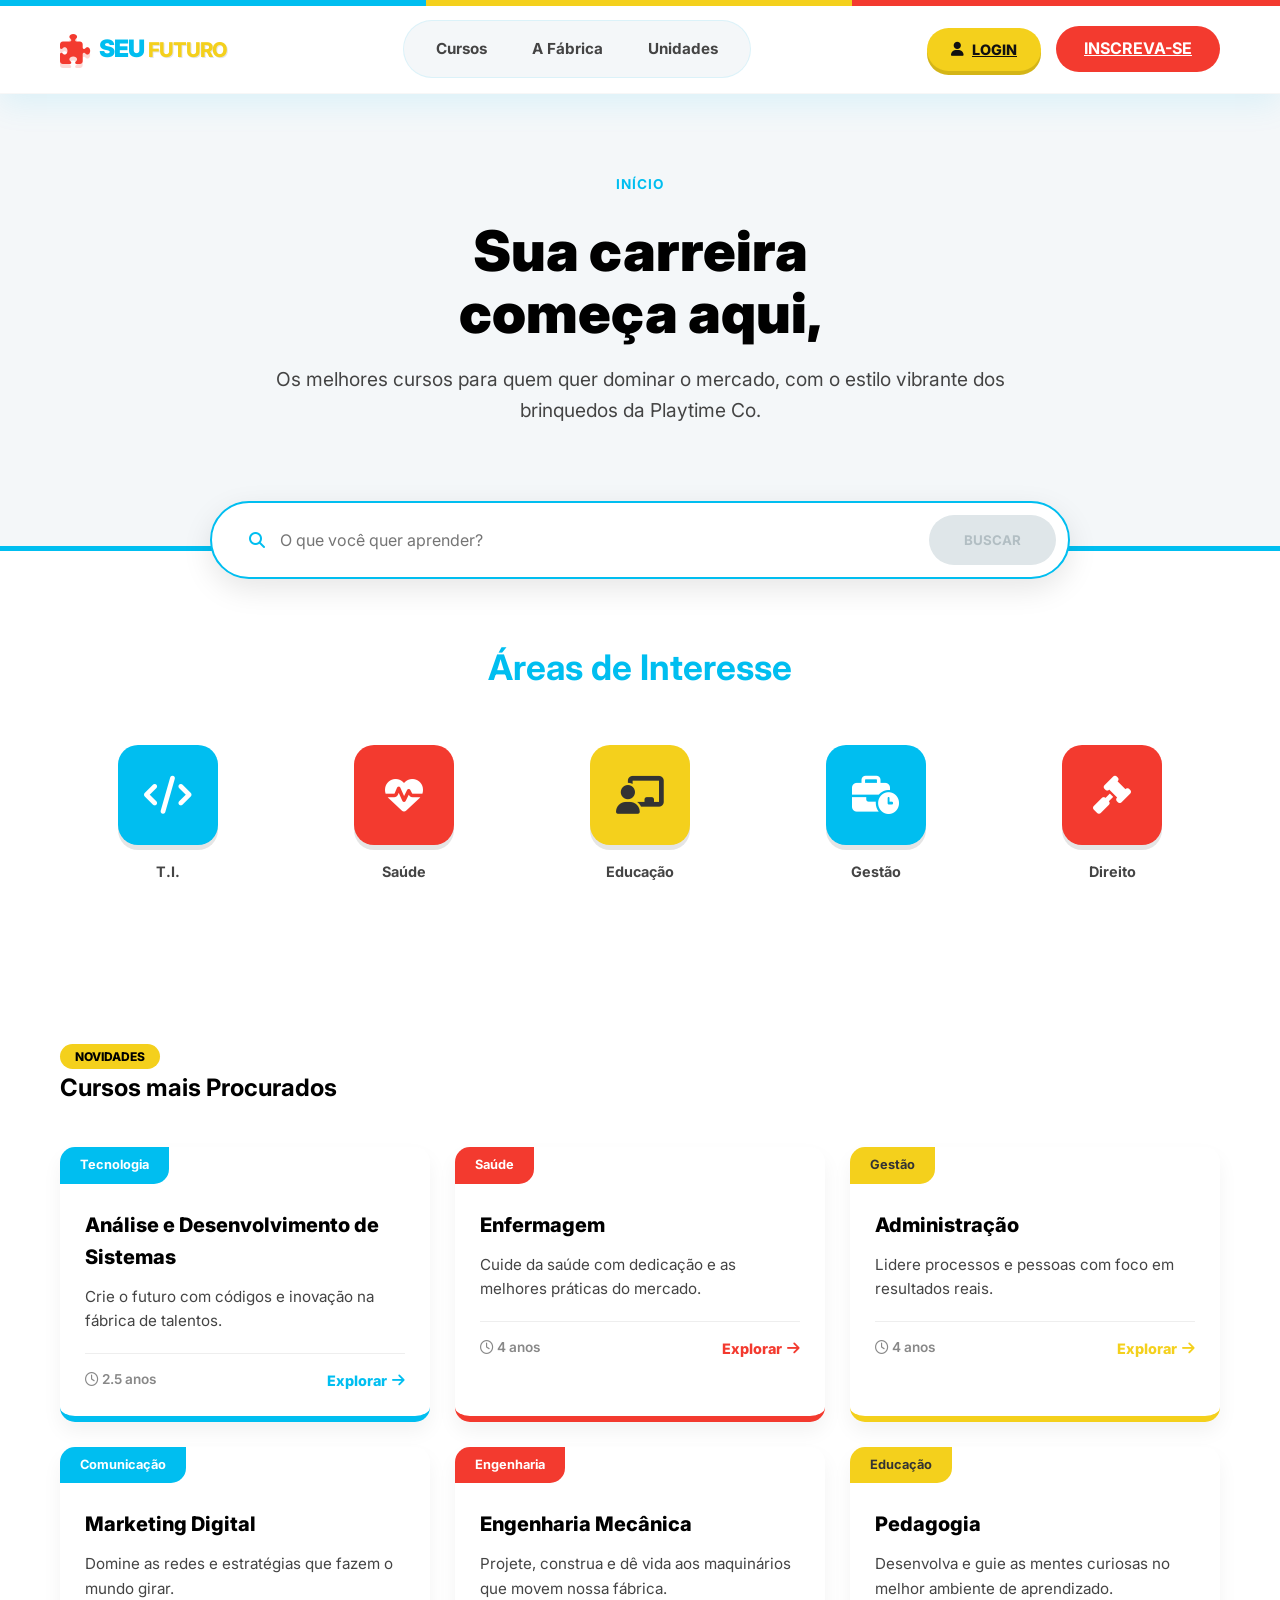
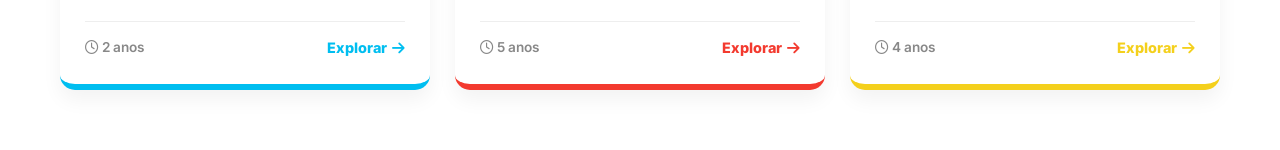
<file: index.html>
<!DOCTYPE html>
<html lang="pt-BR">
<head>
    <meta charset="UTF-8">
    <meta name="viewport" content="width=device-width, initial-scale=1.0">
    <title>Estácio | Modo Claro Playtime</title>
    <link rel="stylesheet" href="CSS/style.css">
    <link href="https://fonts.googleapis.com/css2?family=Inter:wght@400;700;900&display=swap" rel="stylesheet">
    <link rel="stylesheet" href="https://cdnjs.cloudflare.com/ajax/libs/font-awesome/6.4.0/css/all.min.css">
</head>
<body>
    <div id="page-loader" class="page-loader">
        <div class="loader-content">
            <i class="fa-solid fa-puzzle-piece loader-icon"></i>
            <h2>ESTÁCIO <span class="highlight">PLAYTIME</span></h2>
            <p>Preparando seu crachá...</p>
            <div class="loading-bar">
                <div class="progress"></div>
            </div>
        </div>
    </div>
   <header>
    <div class="header-container">
        <div class="logo">
            <i class="fa-solid fa-puzzle-piece"></i>
            <span>SEU <span class="highlight">FUTURO</span></span>
        </div>
        
        <nav class="nav-desktop">
            <ul>
                <li><a href="#">Cursos</a></li>
                <li><a href="#">A Fábrica</a></li>
                <li><a href="#">Unidades</a></li>
            </ul>
        </nav>

        <div class="header-right">
            <a href="./html/login.html" class="btn-login desktop-only"><i class="fa-solid fa-user"></i> LOGIN</a>
            <a href="./html/inscricao.html" class="btn-inscreva desktop-only">INSCREVA-SE</a>
            <button class="menu-toggle" id="menuToggle">
                <i class="fa-solid fa-bars"></i>
            </button>
        </div>
    </div>

   <div class="mobile-menu" id="mobileMenu">
        <div class="mobile-menu-header">
            <i class="fa-solid fa-xmark close-menu" id="closeMenu"></i>
        </div>
        
        <div class="mobile-botoes-topo">
            <a href="./html/login.html" class="btn-login w-100" style="text-decoration: none; display: flex;"><i class="fa-solid fa-user"></i> LOGIN PORTAL</a>
        </div>

        <ul>
            <li><a href="#"><i class="fa-solid fa-graduation-cap"></i> Cursos</a></li>
            <li><a href="#"><i class="fa-solid fa-industry"></i> A Fábrica</a></li>
            <li><a href="#"><i class="fa-solid fa-location-dot"></i> Unidades</a></li>
            <li><a href="#"><i class="fa-solid fa-headset"></i> Suporte</a></li>
        </ul>
        
        <a href="./html/inscricao.html" class="btn-inscreva w-100" style="text-decoration: none; display: flex;">INSCREVA-SE AGORA</a>
    </div>
</header>

    <section class="hero">
        <div class="hero-content">
            <div class="breadcrumb">INÍCIO</div>
            <h1>Sua carreira  <br>começa aqui,</h1>
            <p>Os melhores cursos para quem quer dominar o mercado, com o estilo vibrante dos brinquedos da Playtime Co.</p>
        </div>
    </section>

    <div class="search-section">
        <div class="search-container">
            <div class="input-group">
                <i class="fa-solid fa-magnifying-glass"></i>
                <input type="text" id="searchInput" placeholder="O que você quer aprender?">
            </div>
            <button id="searchBtn" class="btn-search" disabled>BUSCAR</button>
        </div>
    </div>

    <section class="areas-interesse">
        <h2>Áreas de Interesse</h2>
        
        <div class="grid-areas">
            <div class="area-item">
                <div class="icon-block azul-principal"><i class="fa-solid fa-code"></i></div>
                <span>T.I.</span>
            </div>
            <div class="area-item">
                <div class="icon-block vermelho-principal"><i class="fa-solid fa-heart-pulse"></i></div>
                <span>Saúde</span>
            </div>
            <div class="area-item">
                <div class="icon-block amarelo-principal"><i class="fa-solid fa-chalkboard-user"></i></div>
                <span>Educação</span>
            </div>
            <div class="area-item">
                <div class="icon-block azul-principal"><i class="fa-solid fa-business-time"></i></div>
                <span>Gestão</span>
            </div>
            <div class="area-item">
                <div class="icon-block vermelho-principal"><i class="fa-solid fa-gavel"></i></div>
                <span>Direito</span>
            </div>
        </div>
    </section>

      <section class="cursos-destaque">
        <div class="container">
            <div class="section-header">
                <span class="badge">Novidades</span>
                <h2>Cursos mais Procurados</h2>
            </div>

            <div class="grid-cursos">
                <div class="curso-card border-azul">
                    <div class="curso-tag bg-azul">Tecnologia</div>
                    <div class="curso-info">
                        <h3>Análise e Desenvolvimento de Sistemas</h3>
                        <p>Crie o futuro com códigos e inovação na fábrica de talentos.</p>
                        <div class="curso-footer">
                            <span class="duracao"><i class="fa-regular fa-clock"></i> 2.5 anos</span>
                            <button class="btn-ver-mais text-azul">Explorar <i class="fa-solid fa-arrow-right"></i></button>
                        </div>
                    </div>
                </div>

                <div class="curso-card border-vermelho">
                    <div class="curso-tag bg-vermelho">Saúde</div>
                    <div class="curso-info">
                        <h3>Enfermagem</h3>
                        <p>Cuide da saúde com dedicação e as melhores práticas do mercado.</p>
                        <div class="curso-footer">
                            <span class="duracao"><i class="fa-regular fa-clock"></i> 4 anos</span>
                            <button class="btn-ver-mais text-vermelho">Explorar <i class="fa-solid fa-arrow-right"></i></button>
                        </div>
                    </div>
                </div>

                <div class="curso-card border-amarelo">
                    <div class="curso-tag bg-amarelo">Gestão</div>
                    <div class="curso-info">
                        <h3>Administração</h3>
                        <p>Lidere processos e pessoas com foco em resultados reais.</p>
                        <div class="curso-footer">
                            <span class="duracao"><i class="fa-regular fa-clock"></i> 4 anos</span>
                            <button class="btn-ver-mais text-amarelo">Explorar <i class="fa-solid fa-arrow-right"></i></button>
                        </div>
                    </div>
                </div>

                <div class="curso-card border-azul">
                    <div class="curso-tag bg-azul">Comunicação</div>
                    <div class="curso-info">
                        <h3>Marketing Digital</h3>
                        <p>Domine as redes e estratégias que fazem o mundo girar.</p>
                        <div class="curso-footer">
                            <span class="duracao"><i class="fa-regular fa-clock"></i> 2 anos</span>
                            <button class="btn-ver-mais text-azul">Explorar <i class="fa-solid fa-arrow-right"></i></button>
                        </div>
                    </div>
                </div>

                <div class="curso-card border-vermelho">
                    <div class="curso-tag bg-vermelho">Engenharia</div>
                    <div class="curso-info">
                        <h3>Engenharia Mecânica</h3>
                        <p>Projete, construa e dê vida aos maquinários que movem nossa fábrica.</p>
                        <div class="curso-footer">
                            <span class="duracao"><i class="fa-regular fa-clock"></i> 5 anos</span>
                            <button class="btn-ver-mais text-vermelho">Explorar <i class="fa-solid fa-arrow-right"></i></button>
                        </div>
                    </div>
                </div>

                <div class="curso-card border-amarelo">
                    <div class="curso-tag bg-amarelo">Educação</div>
                    <div class="curso-info">
                        <h3>Pedagogia</h3>
                        <p>Desenvolva e guie as mentes curiosas no melhor ambiente de aprendizado.</p>
                        <div class="curso-footer">
                            <span class="duracao"><i class="fa-regular fa-clock"></i> 4 anos</span>
                            <button class="btn-ver-mais text-amarelo">Explorar <i class="fa-solid fa-arrow-right"></i></button>
                        </div>
                    </div>
                </div>
            </div>
        </div>
    </section>

    <script src="./JS/index.js.js"></script>
    <script src="./JS/loader.js"></script>
</body>

</html>
</file>
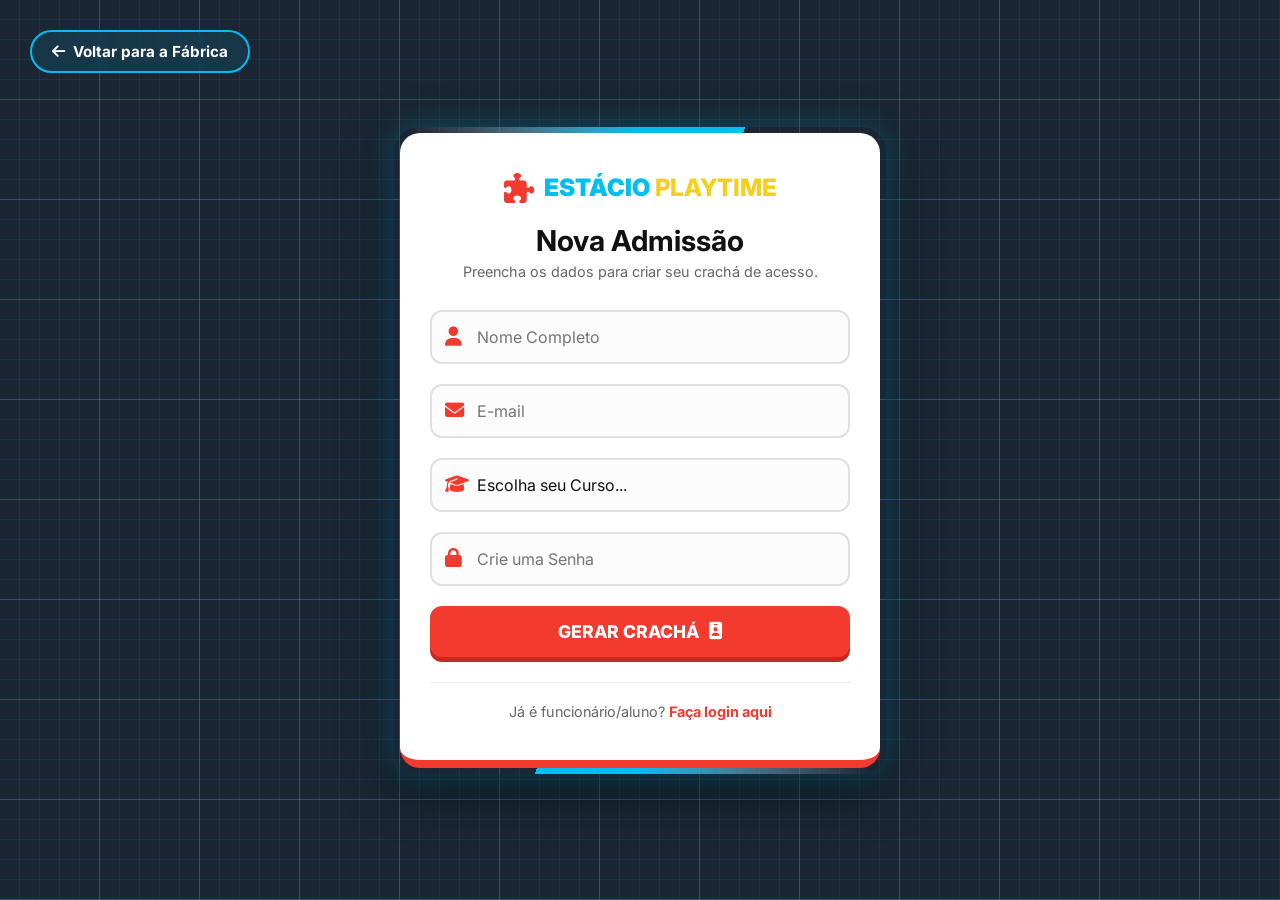
<file: html/inscricao.html>
<!DOCTYPE html>
<html lang="pt-BR">
<head>
    <meta charset="UTF-8">
    <meta name="viewport" content="width=device-width, initial-scale=1.0">
    <title>Inscrição | Estácio Playtime</title>
    <link rel="stylesheet" href="/CSS/inscricao.css">
    <link href="https://fonts.googleapis.com/css2?family=Inter:wght@400;700;900&display=swap" rel="stylesheet">
    <link rel="stylesheet" href="https://cdnjs.cloudflare.com/ajax/libs/font-awesome/6.4.0/css/all.min.css">
</head>
<body>

    <div id="page-loader" class="page-loader">
        <div class="loader-content">
            <i class="fa-solid fa-puzzle-piece loader-icon"></i>
            <h2>ESTÁCIO <span class="highlight">PLAYTIME</span></h2>
            <p>Preparando seu crachá...</p>
            <div class="loading-bar">
                <div class="progress"></div>
            </div>
        </div>
    </div>

    <a href="/index.html" class="btn-voltar">
        <i class="fa-solid fa-arrow-left"></i> Voltar para a Fábrica
    </a>

    <div class="login-container">
        
        <div class="box animation-entry">
            
            <div class="login-card">
                
                <div class="logo">
                    <i class="fa-solid fa-puzzle-piece"></i>
                    <span>ESTÁCIO <span class="highlight">PLAYTIME</span></span>
                </div>

                <h2>Nova Admissão</h2>
                <p>Preencha os dados para criar seu crachá de acesso.</p>

                <form action="#">
                    <div class="input-container">
                        <i class="fa-solid fa-user"></i>
                        <input type="text" placeholder="Nome Completo" required>
                    </div>

                    <div class="input-container">
                        <i class="fa-solid fa-envelope"></i>
                        <input type="email" placeholder="E-mail" required>
                    </div>

                    <div class="input-container">
                        <i class="fa-solid fa-graduation-cap"></i>
                        <select id="curso-select" required>
                            <option value="" disabled selected>Carregando catálogo da fábrica...</option>
                        </select>
                    </div>

                    <div class="input-container">
                        <i class="fa-solid fa-lock"></i>
                        <input type="password" placeholder="Crie uma Senha" required>
                    </div>

                    <button type="submit" class="btn-inscrever">GERAR CRACHÁ <i class="fa-solid fa-id-badge"></i></button>
                </form>

                <div class="login-footer">
                    Já é funcionário/aluno? <a href="login.html">Faça login aqui</a>
                </div>

            </div> </div> </div>

    <script>
    document.addEventListener('DOMContentLoaded', () => {
        const cursoSelect = document.getElementById('curso-select');

        async function carregarCursosDoBackend() {
            try {
                // SIMULADOR DE BACKEND
                const dadosDoBackend = [
                    { id_curso: "eng_brinquedos", nome: "Engenharia de Brinquedos" },
                    { id_curso: "ia", nome: "Inteligência Artificial (IA)" },
                    { id_curso: "design", nome: "Design de Personagens" },
                    { id_curso: "mecanica", nome: "Engenharia Mecânica" },
                    { id_curso: "pedagogia", nome: "Pedagogia" },
                    { id_curso: "robotica", nome: "Robótica Avançada (NOVO!)" }
                ];

                setTimeout(() => {
                    cursoSelect.innerHTML = '<option value="" disabled selected>Escolha seu Curso...</option>';
                    dadosDoBackend.forEach(curso => {
                        const option = document.createElement('option');
                        option.value = curso.id_curso;
                        option.textContent = curso.nome;
                        cursoSelect.appendChild(option);
                    });
                }, 500);

            } catch (erro) {
                console.error('Falha de comunicação com o servidor da fábrica:', erro);
                cursoSelect.innerHTML = '<option value="" disabled selected>Erro ao carregar os cursos.</option>';
            }
        }
        carregarCursosDoBackend();
    });
    </script>

    <script src="/JS/loader.js"></script>
</body>
</html>
</file>
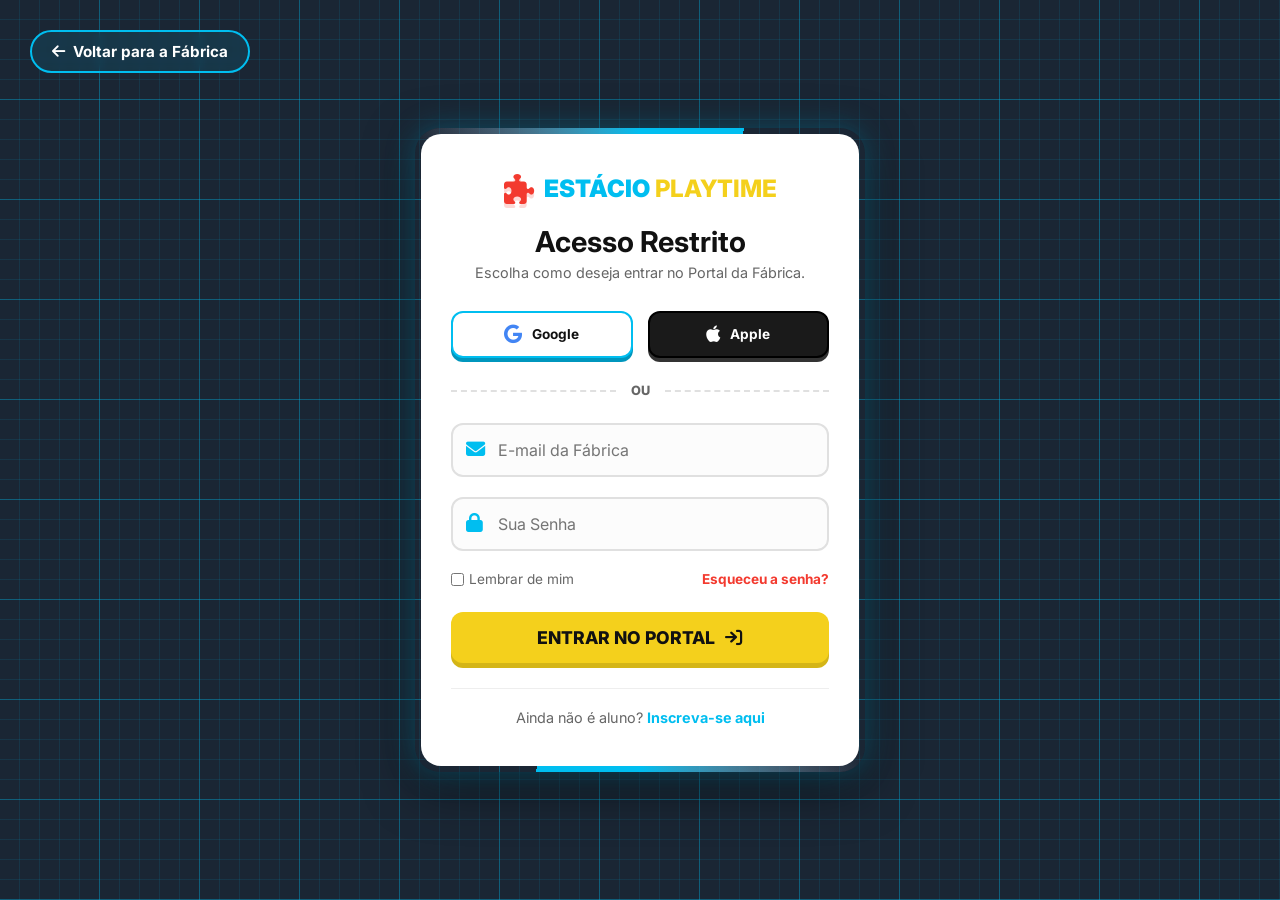
<file: html/login.html>
<!DOCTYPE html>
<html lang="pt-BR">
<head>
    <meta charset="UTF-8">
    <meta name="viewport" content="width=device-width, initial-scale=1.0">
    <title>Acesso à Fábrica | Estácio Playtime</title>
    <link rel="stylesheet" href="/CSS/login.css">
    <link href="https://fonts.googleapis.com/css2?family=Inter:wght@400;700;900&display=swap" rel="stylesheet">
    <link rel="stylesheet" href="https://cdnjs.cloudflare.com/ajax/libs/font-awesome/6.4.0/css/all.min.css">
</head>
<body>
    
    <div id="page-loader" class="page-loader">
        <div class="loader-content">
            <i class="fa-solid fa-puzzle-piece loader-icon"></i>
            <h2>ESTÁCIO <span class="highlight">PLAYTIME</span></h2>
            <p>Ligando as esteiras da fábrica...</p>
            <div class="loading-bar">
                <div class="progress"></div>
            </div>
        </div>
    </div>

    <a href="./index.html" class="btn-voltar">
        <i class="fa-solid fa-arrow-left"></i> Voltar para a Fábrica
    </a>

    <div class="login-container">
        
        <div class="box animation-entry"> 
            
            <div class="login-card">
                
                <div class="logo">
                    <i class="fa-solid fa-puzzle-piece"></i>
                    <span>ESTÁCIO <span class="highlight">PLAYTIME</span></span>
                </div>
                
                <h2>Acesso Restrito</h2>
                <p>Escolha como deseja entrar no Portal da Fábrica.</p>

                <div class="social-login">
                    <button class="btn-social btn-google">
                        <i class="fa-brands fa-google"></i> Google
                    </button>
                    <button class="btn-social btn-apple">
                        <i class="fa-brands fa-apple"></i> Apple
                    </button>
                </div>

                <div class="separador">
                    <span>OU</span>
                </div>

                <form action="#">
                    <div class="input-container">
                        <i class="fa-solid fa-envelope"></i>
                        <input type="email" placeholder="E-mail da Fábrica" required>
                    </div>

                    <div class="input-container">
                        <i class="fa-solid fa-lock"></i>
                        <input type="password" placeholder="Sua Senha" required>
                    </div>

                    <div class="opcoes-login">
                        <label class="lembrar">
                            <input type="checkbox"> Lembrar de mim
                        </label>
                        <a href="#" class="esqueci-senha">Esqueceu a senha?</a>
                    </div>

                    <button type="submit" class="btn-entrar">
                        ENTRAR NO PORTAL <i class="fa-solid fa-arrow-right-to-bracket"></i>
                    </button>
                </form>

                <div class="login-footer">
                    Ainda não é aluno? <a href="/html/inscricao.html">Inscreva-se aqui</a>
                </div>

            </div> </div> </div> <script src="/JS/loader.js"></script>
</body>

</html>
</file>
<file: CSS/style.css>
:root {
    /* Paleta extraída da imagem */
    --vermelho-principal: #f33a2f; /* Vermelho vibrante */
    --azul-principal: #00bef0;     /* Azul vivo */
    --amarelo-principal: #f4d01c;  /* Amarelo brilhante */
    
    /* Variáveis de Texto e Fundo - Modo Claro */
    --branco: #ffffff;
    --preto: #000000;
    --texto-principal: #000000;
    --texto-secundario: #444444;
    --cinza-claro: #f4f7f9;
}

* {
    margin: 0;
    padding: 0;
    box-sizing: border-box;
    font-family: 'Inter', sans-serif;
}

body {
    background-color: var(--branco);
    color: var(--texto-principal);
    line-height: 1.6;
}

/* --- Header Moderno Playtime --- */
header {
    background: var(--branco);
    position: sticky;
    top: 0;
    z-index: 1000;
    padding: 15px 0;
    /* Removemos a borda simples e colocamos uma sombra flutuante azulada */
    border-bottom: 1px solid rgba(0, 0, 0, 0.03);
    box-shadow: 0 10px 30px rgba(0, 190, 240, 0.1); 
    transition: all 0.3s ease;
}

/* A Mágica: Linha colorida no topo da tela (Azul, Amarelo e Vermelho) */
header::before {
    content: '';
    position: absolute;
    top: 0;
    left: 0;
    width: 100%;
    height: 6px;
    background: linear-gradient(90deg, 
        var(--azul-principal) 0%, var(--azul-principal) 33.3%, 
        var(--amarelo-principal) 33.3%, var(--amarelo-principal) 66.6%, 
        var(--vermelho-principal) 66.6%, var(--vermelho-principal) 100%);
}

.header-container {
    max-width: 1200px;
    margin: 0 auto;
    padding: 0 20px;
    display: flex;
    justify-content: space-between;
    align-items: center;
    margin-top: 5px; /* Compensa o espaço da linha colorida */
}

/* Animação na Logo */
.logo {
    display: flex;
    align-items: center;
    gap: 10px;
    color: var(--azul-principal);
    font-size: 24px;
    font-weight: 900;
    letter-spacing: -1px;
    transition: transform 0.3s;
    cursor: pointer;
}

.logo:hover {
    transform: scale(1.05) rotate(-2deg); /* Dá uma balançada de brinquedo */
}

.logo i {
    color: var(--vermelho-principal);
    font-size: 30px;
    filter: drop-shadow(0 4px 0 rgba(243, 58, 47, 0.2)); /* Sombra no ícone */
}

.logo .highlight {
    color: var(--amarelo-principal);
    font-weight: 800;
    font-size: 0.85em;
    text-shadow: 1px 1px 0px rgba(0,0,0,0.1);
}



/* --- Estilo do Menu (Formato de Pílula) --- */
nav ul {
    display: flex;
    list-style: none;
    gap: 5px;
    background-color: var(--cinza-claro); /* Fundo juntando os links */
    padding: 6px 12px;
    border-radius: 50px;
    border: 1px solid rgba(0, 190, 240, 0.1);
}

nav a {
    text-decoration: none;
    color: var(--texto-secundario);
    font-weight: 700;
    font-size: 0.95rem;
    padding: 10px 20px;
    border-radius: 50px;
    transition: all 0.4s cubic-bezier(0.175, 0.885, 0.32, 1.275);
    display: inline-block;
}

nav a:hover { 
    background-color: var(--azul-principal);
    color: var(--branco);
    transform: translateY(-3px);
    box-shadow: 0 6px 15px rgba(0, 190, 240, 0.3);
}

/* --- Ajuste nos botões para alinhamento perfeito --- */
.header-right {
    display: flex;
    align-items: center;
    gap: 15px;
}

.btn-inscreva {
    background: var(--vermelho-principal); /* Botão principal vermelho */
    color: white;
    border: none;
    padding: 10px 28px;
    border-radius: 50px;
    font-weight: 700;
    cursor: pointer;
    transition: transform 0.2s, box-shadow 0.2s;
}

.btn-inscreva:hover {
    transform: translateY(-2px);
    box-shadow: 0 5px 15px rgba(243, 58, 47, 0.4);
}

/* --- Hero --- */
.hero {
    background-color: var(--cinza-claro);
    color: var(--texto-principal);
    padding: 80px 20px 120px;
    text-align: center;
    border-bottom: 5px solid var(--azul-principal); /* Barra azul no rodapé do Hero */
}

.hero-content { max-width: 800px; margin: 0 auto; }

.breadcrumb {
    font-size: 0.85rem;
    margin-bottom: 25px;
    text-transform: uppercase;
    letter-spacing: 1px;
    color: var(--azul-principal); /* Breadcrumb azul */
    font-weight: 700;
}

.hero h1 {
    font-size: 3.5rem;
    font-weight: 900;
    margin-bottom: 20px;
    line-height: 1.1;
    color: var(--preto);
}

.hero p {
    font-size: 1.2rem;
    color: var(--texto-secundario);
}

/* --- Search --- */
.search-section {
    max-width: 900px;
    margin: -50px auto 60px;
    padding: 0 20px;
}

.search-container {
    background: white;
    padding: 12px;
    border-radius: 100px;
    box-shadow: 0 10px 30px rgba(0, 0, 0, 0.1);
    display: flex;
    gap: 10px;
    border: 2px solid var(--azul-principal); /* Borda azul */
}

.input-group {
    flex: 1;
    display: flex;
    align-items: center;
    padding-left: 25px;
}

.input-group i { color: var(--azul-principal); }

.input-group input {
    border: none;
    padding: 15px;
    width: 100%;
    outline: none;
    font-size: 1rem;
}

.btn-search {
    background: #dfe6e9;
    color: #b2bec3;
    border: none;
    padding: 0 35px;
    border-radius: 50px;
    font-weight: 700;
    cursor: not-allowed;
    transition: all 0.3s;
}

.btn-search.active {
    background: var(--amarelo-principal); /* Botão de busca ativo amarelo */
    color: #333; /* Texto escuro para contraste */
    cursor: pointer;
}

/* --- Areas --- */
.areas-interesse {
    max-width: 1200px;
    margin: 0 auto 100px;
    padding: 0 20px;
}

.areas-interesse h2 {
    text-align: center;
    font-size: 2.2rem;
    margin-bottom: 50px;
    color: var(--azul-principal); /* Título azul */
}

.grid-areas {
    display: grid;
    grid-template-columns: repeat(auto-fit, minmax(140px, 1fr));
    gap: 30px;
    justify-content: center;
}

.area-item {
    display: flex;
    flex-direction: column;
    align-items: center;
    text-align: center;
    transition: all 0.3s;
    cursor: pointer;
}

.icon-block {
    width: 100px;
    height: 100px;
    border-radius: 20px; /* Cantos arredondados, mas ainda um bloco */
    display: flex;
    justify-content: center;
    align-items: center;
    font-size: 38px;
    color: white;
    margin-bottom: 15px;
    transition: all 0.4s cubic-bezier(0.175, 0.885, 0.32, 1.275);
    box-shadow: 0 5px 0 rgba(0,0,0,0.1); /* Efeito 3D sutil na base do bloco */
}

/* Cores específicas para cada área (Blocos de brinquedo) */
.azul-principal   { background-color: var(--azul-principal); }
.vermelho-principal { background-color: var(--vermelho-principal); }
.amarelo-principal  { background-color: var(--amarelo-principal); color: #333; }

.area-item:hover .icon-block {
    transform: translateY(-10px) rotate(5deg);
}

.area-item span {
    font-weight: 700;
    font-size: 0.9rem;
    color: var(--texto-secundario);
}

/* Responsividade */
@media (max-width: 768px) {
    .hero h1 { font-size: 2.5rem; }
    nav { display: none; }
    .search-container { border-radius: 20px; flex-direction: column; }
    .btn-search { padding: 15px; }
}

/* --- Cursos Destaque --- */
.cursos-destaque {
    padding: 60px 20px;
    max-width: 1200px;
    margin: 0 auto;
}

.container .section-header {
    margin-bottom: 40px;
}

.badge {
    background-color: var(--amarelo-principal);
    color: #000;
    padding: 5px 15px;
    border-radius: 20px;
    font-weight: 800;
    font-size: 0.75rem;
    text-transform: uppercase;
}

.grid-cursos {
    display: grid;
    grid-template-columns: repeat(auto-fit, minmax(280px, 1fr));
    gap: 25px;
}

.curso-card {
    background: white;
    border-radius: 15px;
    overflow: hidden;
    position: relative;
    box-shadow: 0 10px 20px rgba(0,0,0,0.05);
    transition: transform 0.3s ease;
    border-bottom: 6px solid transparent; /* Efeito de base do bloco */
}

.curso-card:hover {
    transform: translateY(-8px);
}

/* Bordas baseadas na imagem */
.border-azul { border-color: var(--azul-principal); }
.border-vermelho { border-color: var(--vermelho-principal); }
.border-amarelo { border-color: var(--amarelo-principal); }

.curso-tag {
    display: inline-block;
    padding: 8px 20px;
    color: white;
    font-weight: 700;
    font-size: 0.8rem;
    border-bottom-right-radius: 15px;
}

/* Cores das Tags */
.bg-azul { background-color: var(--azul-principal); }
.bg-vermelho { background-color: var(--vermelho-principal); }
.bg-amarelo { background-color: var(--amarelo-principal); color: #333; }

.curso-info {
    padding: 25px;
}

.curso-info h3 {
    font-size: 1.25rem;
    margin-bottom: 12px;
    font-weight: 800;
}

.curso-info p {
    font-size: 0.95rem;
    color: var(--texto-secundario);
    margin-bottom: 20px;
}

.curso-footer {
    display: flex;
    justify-content: space-between;
    align-items: center;
    border-top: 1px solid #eee;
    padding-top: 15px;
}

.duracao {
    font-size: 0.85rem;
    color: #888;
    font-weight: 600;
}

.btn-ver-mais {
    background: none;
    border: none;
    font-weight: 800;
    font-size: 0.9rem;
    cursor: pointer;
    display: flex;
    align-items: center;
    gap: 5px;
}

/* Cores de Texto dos Botões */
.text-azul { color: var(--azul-principal); }
.text-vermelho { color: var(--vermelho-principal); }
.text-amarelo { color: var(--amarelo-principal); }

/* --- Ajustes de Responsividade Global --- */

/* Ajuste do Header para Celular */
@media (max-width: 768px) {
    .header-container {
        flex-direction: column;
        gap: 15px;
        padding: 15px;
    }

    nav ul {
        gap: 15px;
        flex-wrap: wrap;
        justify-content: center;
    }

    nav a {
        font-size: 0.8rem;
    }

    .btn-inscreva {
        width: 100%; /* Botão ocupa a largura toda no celular */
        padding: 12px;
    }
}

/* Ajuste do Hero para Celular */
@media (max-width: 600px) {
    .hero {
        padding: 60px 20px 100px;
    }

    .hero h1 {
        font-size: 2.2rem; /* Diminui o texto para não quebrar a tela */
    }

    .hero p {
        font-size: 1rem;
    }
}

/* Ajuste da Barra de Pesquisa */
@media (max-width: 768px) {
    .search-section {
        margin-top: -60px;
    }

    .search-container {
        flex-direction: column; /* Input em cima, botão embaixo */
        border-radius: 20px;
        padding: 10px;
    }

    .input-group {
        padding-left: 10px;
    }

    .btn-search {
        width: 100%;
        padding: 15px;
        border-radius: 15px;
    }
}

/* Grid de Áreas de Interesse Responsivo */
.grid-areas {
    display: grid;
    /* No desktop: colunas de 140px. No celular: ajusta sozinho */
    grid-template-columns: repeat(auto-fit, minmax(120px, 1fr)); 
    gap: 20px;
    justify-items: center;
}

/* Grid de Cursos Responsivo */
.grid-cursos {
    display: grid;
    /* Cria colunas de no mínimo 280px. Se não couber, pula pra baixo */
    grid-template-columns: repeat(auto-fill, minmax(280px, 1fr));
    gap: 25px;
}

@media (max-width: 480px) {
    .grid-cursos {
        grid-template-columns: 1fr; /* Força 1 coluna em celulares muito pequenos */
    }
    
    .icon-block {
        width: 80px;
        height: 80px;
        font-size: 30px;
    }
}

/* --- Menu Hambúrguer e Mobile --- */
.menu-toggle {
    display: none; /* Escondido no desktop */
    background: var(--azul-principal);
    color: white;
    border: none;
    width: 45px;
    height: 45px;
    border-radius: 10px;
    font-size: 1.5rem;
    cursor: pointer;
    box-shadow: 0 4px 0 #0096bd;
}

.mobile-menu {
    position: fixed;
    top: 0;
    right: -100%; /* Começa fora da tela */
    width: 80%;
    max-width: 300px;
    height: 100vh;
    background: var(--branco);
    z-index: 2000;
    padding: 30px;
    box-shadow: -5px 0 20px rgba(0,0,0,0.1);
    transition: 0.4s cubic-bezier(0.175, 0.885, 0.32, 1.275);
    border-left: 5px solid var(--azul-principal);
}

.mobile-menu.active {
    right: 0; /* Entra na tela */
}

.mobile-menu-header {
    display: flex;
    justify-content: flex-end;
    margin-bottom: 30px;
}

.close-menu {
    font-size: 2rem;
    color: var(--vermelho-principal);
    cursor: pointer;
}

.mobile-menu ul {
    list-style: none;
    margin-bottom: 40px;
}

.mobile-menu ul li {
    margin-bottom: 25px;
}

.mobile-menu ul li a {
    text-decoration: none;
    color: var(--texto-principal);
    font-weight: 800;
    font-size: 1.2rem;
    display: flex;
    align-items: center;
    gap: 15px;
}

.mobile-menu ul li a i {
    color: var(--azul-principal);
}

/* --- Ajustes Responsivos --- */
@media (max-width: 768px) {
    .nav-desktop, .desktop-only {
        display: none; /* Esconde menu comum no celular */
    }

    .menu-toggle {
        display: block; /* Mostra o botão hambúrguer */
    }

    .header-container {
        flex-direction: row; /* Mantém logo e botão na mesma linha */
        justify-content: space-between;
    }
}

/* --- Organização dos botões no Header --- */
.header-right {
    display: flex;
    align-items: center;
    gap: 15px; /* Espaço entre os botões */
}

/* --- Estilo do Botão de Login (Amarelo Playtime) --- */
.btn-login {
    background-color: var(--amarelo-principal);
    color: #111; /* Texto bem escuro para dar leitura */
    border: none;
    padding: 10px 24px;
    border-radius: 50px;
    font-weight: 800;
    font-size: 0.9rem;
    cursor: pointer;
    display: flex;
    align-items: center;
    gap: 8px;
    transition: all 0.2s ease;
    box-shadow: 0 4px 0 #d4b517; /* Efeito 3D de bloco */
}

.btn-login:hover {
    transform: translateY(-2px);
    box-shadow: 0 6px 0 #d4b517;
}

.btn-login:active {
    transform: translateY(2px);
    box-shadow: 0 2px 0 #d4b517; /* Efeito de botão sendo apertado */
}

/* Utilitário para os botões do Mobile ocuparem a largura toda */
.w-100 {
    width: 100%;
    justify-content: center;
    margin-bottom: 20px;
}

.mobile-botoes-topo {
    margin-bottom: 30px;
    padding-bottom: 20px;
    border-bottom: 2px dashed #eee; /* Linha tracejada separando o login do menu */
}
/* --- Botão de Dark Mode --- */
.theme-toggle {
    background: transparent;
    color: var(--texto-principal);
    border: 2px solid var(--azul-principal);
    width: 42px;
    height: 42px;
    border-radius: 50%; /* Botão redondinho */
    font-size: 1.2rem;
    cursor: pointer;
    display: flex;
    align-items: center;
    justify-content: center;
    transition: all 0.3s ease;
}

.theme-toggle:hover {
    background: var(--azul-principal);
    color: white;
    transform: scale(1.1) rotate(-15deg);
    box-shadow: 0 4px 10px rgba(0, 190, 240, 0.3);
}

/* --- Variáveis do Modo Escuro (Fábrica Apagada) --- */
/* Quando o body tiver o atributo data-theme="dark", essas cores substituem as claras */
[data-theme="dark"] {
    --branco: #121212;         /* Fundo principal vira quase preto */
    --cinza-claro: #1e1e1e;    /* Fundo de seções vira cinza escuro */
    --texto-principal: #f0f0f0;/* Texto fica claro */
    --texto-secundario: #a0a0a0;
}

/* Transição suave para todas as trocas de cor de fundo e texto */
body, header, .hero, .search-container, .curso-card, .mobile-menu {
    transition: background-color 0.4s ease, color 0.4s ease;
}

/* Ajustes finos para o Modo Escuro */
[data-theme="dark"] header {
    box-shadow: 0 10px 30px rgba(0, 0, 0, 0.5);
    border-bottom: 1px solid #333;
}

[data-theme="dark"] .search-container,
[data-theme="dark"] .curso-card {
    background-color: #1a1a1a;
    box-shadow: 0 10px 20px rgba(0, 0, 0, 0.4);
}

[data-theme="dark"] .input-group input {
    color: var(--texto-principal);
}

[data-theme="dark"] .btn-login {
    color: #000; /* Garante que o texto do botão amarelo fique escuro */
}
/* --- Tela de Carregamento (Loader) --- */
.page-loader {
    position: fixed;
    top: 0;
    left: 0;
    width: 100vw;
    height: 100vh;
    background-color: var(--cinza-claro); /* Usa a cor de fundo padrão */
    z-index: 99999; /* Fica acima de TUDO no site */
    display: flex;
    justify-content: center;
    align-items: center;
    transition: opacity 0.5s ease, visibility 0.5s ease;
}

/* Classe que o JavaScript vai usar para esconder a tela */
.page-loader.hidden {
    opacity: 0;
    visibility: hidden;
}

.loader-content {
    text-align: center;
    display: flex;
    flex-direction: column;
    align-items: center;
    gap: 15px;
}

/* Ícone girando em 3D */
.loader-icon {
    font-size: 50px;
    color: var(--vermelho-principal);
    animation: giroBrinquedo 2s infinite ease-in-out;
}

@keyframes giroBrinquedo {
    0% { transform: rotateY(0deg) scale(1); }
    50% { transform: rotateY(180deg) scale(1.2); color: var(--azul-principal); }
    100% { transform: rotateY(360deg) scale(1); color: var(--amarelo-principal); }
}

.loader-content h2 {
    color: var(--azul-principal);
    font-weight: 900;
    font-size: 1.5rem;
    letter-spacing: -1px;
}

.loader-content .highlight {
    color: var(--amarelo-principal);
}

.loader-content p {
    color: var(--texto-secundario);
    font-size: 0.9rem;
    font-weight: 700;
}

/* Barra de Progresso */
.loading-bar {
    width: 200px;
    height: 8px;
    background-color: #e0e0e0;
    border-radius: 10px;
    overflow: hidden;
    position: relative;
    margin-top: 10px;
}

.progress {
    width: 0%;
    height: 100%;
    background-color: var(--azul-principal);
    border-radius: 10px;
    animation: carregarBarra 1s infinite linear;
}

/* Animação da barrinha enchendo */
@keyframes carregarBarra {
    0% { width: 0%; transform: translateX(-100%); }
    50% { width: 100%; transform: translateX(0); }
    100% { width: 100%; transform: translateX(100%); }
}

/* Se o site estiver no Dark Mode, o loader acompanha */
[data-theme="dark"] .page-loader {
    background-color: #121212;
}
</file>
<file: CSS/inscricao.css>
/* --- Variáveis e Configurações Iniciais --- */
@property --a {
    syntax: "<angle>";
    inherits: false;
    initial-value: 0deg;
}

:root {
    --vermelho-principal: #f33a2f;
    --azul-principal: #00bef0;
    --amarelo-principal: #f4d01c;
    --branco: #ffffff;
    --cinza-claro: #f4f7f9;
    --texto-principal: #111111;
    --texto-secundario: #666666;
    --borda-bloco: #e0e0e0;
}

* {
    margin: 0;
    padding: 0;
    box-sizing: border-box;
    font-family: 'Inter', sans-serif;
}

/* Fundo Blueprint (Planta Baixa) */
body {
    background-color: #1a2634;
    min-height: 100vh;
    display: flex;
    justify-content: center;
    align-items: center;
    padding: 20px;
    background-image: 
        linear-gradient(rgba(0, 190, 240, 0.3) 1px, transparent 1px),
        linear-gradient(90deg, rgba(0, 190, 240, 0.3) 1px, transparent 1px),
        linear-gradient(rgba(0, 190, 240, 0.1) 1px, transparent 1px),
        linear-gradient(90deg, rgba(0, 190, 240, 0.1) 1px, transparent 1px);
    background-size: 100px 100px, 100px 100px, 20px 20px, 20px 20px;
    background-position: -1px -1px, -1px -1px, -1px -1px, -1px -1px;
}

/* --- Container e Animações --- */
.login-container {
    display: flex;
    justify-content: center;
    align-items: center;
    width: 100%;
}

@keyframes entradaDoBloco {
    0% { transform: translateY(-80px) scale(0.85); opacity: 0; }
    100% { transform: translateY(0) scale(1); opacity: 1; }
}

.animation-entry {
    animation: entradaDoBloco 0.7s cubic-bezier(0.175, 0.885, 0.32, 1.275) forwards;
}

/* --- A Caixa Neon (Glow Border) --- */
.box {
    position: relative;
    width: 100%;
    max-width: 492px; /* Um pouco mais largo que o card original para acomodar a borda */
    border-radius: 25px;
    padding: 6px; /* A espessura da borda animada */
    
    /* Efeito neon espalhado (Glow) */
    box-shadow: 0 0 30px rgba(0, 190, 240, 0.3), 0 15px 50px rgba(0,0,0,0.5);
    
    /* Feixe de luz Vermelho */
    background: repeating-conic-gradient(
        from var(--a),
        var(--vermelho-principal) 0%,
        var(--vermelho-principal) 5%,
        transparent 5%,
        transparent 40%,
        var(--vermelho-principal) 50%
    );
    animation: rotating 4s linear infinite;
    overflow: hidden; 
}

/* Feixe de luz Azul */
.box::before {
    content: "";
    position: absolute;
    inset: 0;
    border-radius: 25px;
    background: repeating-conic-gradient(
        from var(--a),
        var(--azul-principal) 0%,
        var(--azul-principal) 5%,
        transparent 5%,
        transparent 40%,
        var(--azul-principal) 50%
    );
    animation: rotating 4s linear infinite;
    animation-delay: -1s;
}

@keyframes rotating {
    0% { --a: 0deg; }
    100% { --a: 360deg; }
}

/* O Cartão de Inscrição Interno */
.login-card {
    position: relative;
    z-index: 10;
    background-color: var(--branco);
    width: 100%;
    padding: 40px 30px;
    border-radius: 20px;
    text-align: center;
    border-bottom: 8px solid var(--vermelho-principal); /* Base Vermelha mantida */
}

/* Logo Animada */
@keyframes balancoBrinquedo {
    0%, 100% { transform: rotate(0deg); }
    25% { transform: rotate(-3deg); }
    75% { transform: rotate(3deg); }
}

.logo {
    display: flex; justify-content: center; align-items: center; gap: 10px;
    color: var(--azul-principal); font-size: 24px; font-weight: 900; margin-bottom: 20px;
}
.logo i { color: var(--vermelho-principal); font-size: 30px; animation: balancoBrinquedo 3s ease-in-out infinite; }
.logo .highlight { color: var(--amarelo-principal); font-weight: 800; }

.login-card h2 { color: var(--texto-principal); font-size: 1.8rem; margin-bottom: 5px; }
.login-card p { color: var(--texto-secundario); font-size: 0.9rem; margin-bottom: 30px; }

/* Campos de Input e Select */
.input-container { position: relative; margin-bottom: 20px; }
.input-container i { 
    position: absolute; left: 15px; top: 50%; transform: translateY(-50%); 
    color: var(--vermelho-principal);
    font-size: 1.2rem; 
}
.input-container input, .input-container select { 
    width: 100%; padding: 15px 15px 15px 45px; border: 2px solid var(--borda-bloco); 
    border-radius: 12px; font-size: 1rem; outline: none; transition: all 0.3s; 
    background: #fcfcfc; color: var(--texto-principal); cursor: pointer;
}
.input-container select { appearance: none; -webkit-appearance: none; }
.input-container input:focus, .input-container select:focus { 
    border-color: var(--vermelho-principal); 
    box-shadow: 0 0 0 4px rgba(243, 58, 47, 0.1); background: var(--branco); 
}

/* Botão de Inscrever (Vermelho 3D) */
.btn-inscrever { 
    width: 100%; background-color: var(--vermelho-principal); color: white; 
    border: none; padding: 15px; border-radius: 12px; font-size: 1.1rem; 
    font-weight: 800; cursor: pointer; display: flex; justify-content: center; 
    align-items: center; gap: 10px; transition: all 0.2s; 
    box-shadow: 0 5px 0 #c22920; margin-top: 10px;
}
.btn-inscrever:hover { transform: translateY(-2px); box-shadow: 0 7px 0 #c22920; }
.btn-inscrever:active { transform: translateY(3px); box-shadow: 0 2px 0 #c22920; }

/* Rodapé */
.login-footer { margin-top: 25px; font-size: 0.9rem; color: var(--texto-secundario); border-top: 1px solid #eee; padding-top: 20px; }
.login-footer a { color: var(--vermelho-principal); text-decoration: none; font-weight: 700; }
.login-footer a:hover { text-decoration: underline; }

/* Botão Voltar */
.btn-voltar {
    position: absolute; top: 30px; left: 30px; color: var(--branco); 
    text-decoration: none; font-weight: 700; font-size: 0.95rem; 
    display: flex; align-items: center; gap: 8px; 
    background: rgba(0, 190, 240, 0.1); border: 2px solid var(--azul-principal); 
    padding: 10px 20px; border-radius: 50px; transition: all 0.3s ease; 
    z-index: 100; backdrop-filter: blur(5px);
}
.btn-voltar:hover {
    background: var(--azul-principal); transform: translateX(-5px); 
    box-shadow: 0 5px 15px rgba(0, 190, 240, 0.4);
}
@media (max-width: 768px) {
    .btn-voltar { top: 15px; left: 15px; padding: 8px 15px; font-size: 0.85rem; }
    .login-container { margin-top: 50px; } /* Ajuste de espaço para o botão voltar no celular */
    .login-card { padding: 30px 20px; }
}

/* --- Loader CSS --- */
.page-loader { position: fixed; top: 0; left: 0; width: 100vw; height: 100vh; background-color: var(--cinza-claro); z-index: 99999; display: flex; justify-content: center; align-items: center; transition: opacity 0.5s ease, visibility 0.5s ease; }
.page-loader.hidden { opacity: 0; visibility: hidden; }
.loader-content { text-align: center; display: flex; flex-direction: column; align-items: center; gap: 15px; }
.loader-icon { font-size: 50px; color: var(--vermelho-principal); animation: giroBrinquedo 2s infinite ease-in-out; }
@keyframes giroBrinquedo { 0% { transform: rotateY(0deg) scale(1); } 50% { transform: rotateY(180deg) scale(1.2); color: var(--azul-principal); } 100% { transform: rotateY(360deg) scale(1); color: var(--amarelo-principal); } }
.loader-content h2 { color: var(--azul-principal); font-weight: 900; font-size: 1.5rem; letter-spacing: -1px; }
.loader-content .highlight { color: var(--amarelo-principal); }
.loader-content p { color: var(--texto-secundario); font-size: 0.9rem; font-weight: 700; }
.loading-bar { width: 200px; height: 8px; background-color: #e0e0e0; border-radius: 10px; overflow: hidden; position: relative; margin-top: 10px; }
.progress { width: 0%; height: 100%; background-color: var(--azul-principal); border-radius: 10px; animation: carregarBarra 1s infinite linear; }
@keyframes carregarBarra { 0% { width: 0%; transform: translateX(-100%); } 50% { width: 100%; transform: translateX(0); } 100% { width: 100%; transform: translateX(100%); } }
</file>
<file: CSS/login.css>
/* --- Variáveis e Configurações Iniciais --- */
@property --a {
    syntax: "<angle>";
    inherits: false;
    initial-value: 0deg;
}

:root {
    /* Paleta Playtime Cores Vibrantes */
    --vermelho-principal: #f33a2f; /* Poppy Red */
    --azul-principal: #00bef0;     /* Huggy Blue */
    --amarelo-principal: #f4d01c;  /* Grabpack Yellow */
    --branco: #ffffff;
    --cinza-claro: #f4f7f9;
    --texto-principal: #111111;
    --texto-secundario: #666666;
    --borda-bloco: #e0e0e0;
}

* {
    margin: 0;
    padding: 0;
    box-sizing: border-box;
    font-family: 'Inter', sans-serif;
}

/* --- Fundo: Planta Baixa da Fábrica (Blueprint) --- */
body {
    background-color: #1a2634;
    min-height: 100vh;
    display: flex;
    justify-content: center;
    align-items: center;
    padding: 20px;
    
    background-image: 
        linear-gradient(rgba(0, 190, 240, 0.3) 1px, transparent 1px),
        linear-gradient(90deg, rgba(0, 190, 240, 0.3) 1px, transparent 1px),
        linear-gradient(rgba(0, 190, 240, 0.1) 1px, transparent 1px),
        linear-gradient(90deg, rgba(0, 190, 240, 0.1) 1px, transparent 1px);
        
    background-size: 100px 100px, 100px 100px, 20px 20px, 20px 20px;
    background-position: -1px -1px, -1px -1px, -1px -1px, -1px -1px;
}

/* --- Container e Animações --- */
.login-container {
    display: flex;
    justify-content: center;
    align-items: center;
    width: 100%;
}

@keyframes entradaDoBloco {
    0% { transform: translateY(-80px) scale(0.85); opacity: 0; }
    100% { transform: translateY(0) scale(1); opacity: 1; }
}

.animation-entry {
    animation: entradaDoBloco 0.7s cubic-bezier(0.175, 0.885, 0.32, 1.275) forwards;
}

/* --- A Caixa Neon (Glow Border) --- */
.box {
    position: relative;
    width: 100%;
    max-width: 450px;
    border-radius: 25px;
    padding: 6px; /* A espessura da borda animada */
    
    /* Efeito neon espalhado (Glow) */
    box-shadow: 0 0 30px rgba(0, 190, 240, 0.3), 0 15px 50px rgba(0,0,0,0.5);
    
    /* Feixe de luz Vermelho */
    background: repeating-conic-gradient(
        from var(--a),
        var(--vermelho-principal) 0%,
        var(--vermelho-principal) 5%,
        transparent 5%,
        transparent 40%,
        var(--vermelho-principal) 50%
    );
    animation: rotating 4s linear infinite;
    overflow: hidden; /* Mantém os feixes dentro do border-radius */
}

/* Feixe de luz Azul */
.box::before {
    content: "";
    position: absolute;
    inset: 0;
    border-radius: 25px;
    background: repeating-conic-gradient(
        from var(--a),
        var(--azul-principal) 0%,
        var(--azul-principal) 5%,
        transparent 5%,
        transparent 40%,
        var(--azul-principal) 50%
    );
    animation: rotating 4s linear infinite;
    animation-delay: -1s;
}

@keyframes rotating {
    0% { --a: 0deg; }
    100% { --a: 360deg; }
}

/* --- O Cartão de Login --- */
.login-card {
    position: relative;
    z-index: 10; /* Fica acima dos feixes de luz */
    background-color: var(--branco);
    width: 100%;
    padding: 40px 30px;
    border-radius: 20px; /* Levemente menor que a .box para criar a borda */
    text-align: center;
}

/* --- Logo Animada --- */
@keyframes balancoBrinquedo {
    0%, 100% { transform: rotate(0deg); }
    25% { transform: rotate(-3deg); }
    75% { transform: rotate(3deg); }
}

.logo {
    display: flex; justify-content: center; align-items: center; gap: 10px;
    color: var(--azul-principal); font-size: 24px; font-weight: 900;
    margin-bottom: 20px; cursor: pointer;
}
.logo i {
    color: var(--vermelho-principal); font-size: 30px;
    filter: drop-shadow(0 4px 0 rgba(243, 58, 47, 0.2));
    animation: balancoBrinquedo 3s ease-in-out infinite;
}
.logo .highlight { color: var(--amarelo-principal); font-weight: 800; }

/* --- Tipografia do Card --- */
.login-card h2 { color: var(--texto-principal); font-size: 1.8rem; margin-bottom: 5px; }
.login-card p { color: var(--texto-secundario); font-size: 0.9rem; margin-bottom: 30px; }

/* --- Botões Sociais --- */
.social-login { display: flex; flex-direction: column; gap: 15px; margin-bottom: 25px; }
@media (min-width: 480px) { .social-login { flex-direction: row; } }

.btn-social {
    flex: 1; background: var(--branco); border: 2px solid var(--borda-bloco);
    border-radius: 12px; padding: 12px; font-weight: 700; font-size: 0.85rem;
    cursor: pointer; display: flex; justify-content: center; align-items: center; gap: 10px;
    transition: all 0.2s; box-shadow: 0 4px 0 var(--borda-bloco); color: var(--texto-principal);
}
.btn-social i { font-size: 1.2rem; }

.btn-google { border-color: var(--azul-principal); box-shadow: 0 4px 0 #0096bd; }
.btn-google i { color: #4285F4; }
.btn-google:hover { background-color: rgba(0, 190, 240, 0.05); transform: translateY(-2px); box-shadow: 0 6px 0 #0096bd; }
.btn-google:active { transform: translateY(2px); box-shadow: 0 2px 0 #0096bd; }

.btn-apple { border-color: #000000; box-shadow: 0 4px 0 #333333; background: #1a1a1a; color: white; }
.btn-apple i { color: white; }
.btn-apple:hover { background-color: #000000; transform: translateY(-2px); box-shadow: 0 6px 0 #333333; }
.btn-apple:active { transform: translateY(2px); box-shadow: 0 2px 0 #333333; }

/* --- Separador --- */
.separador {
    display: flex; align-items: center; text-align: center; color: var(--texto-secundario);
    margin-bottom: 25px; font-size: 0.8rem; font-weight: 800;
}
.separador::before, .separador::after {
    content: ''; flex: 1; border-bottom: 2px dashed var(--borda-bloco);
}
.separador span { padding: 0 15px; }

/* --- Inputs e Formulário --- */
.input-container { position: relative; margin-bottom: 20px; }
.input-container i { position: absolute; left: 15px; top: 50%; transform: translateY(-50%); color: var(--azul-principal); font-size: 1.2rem; }
.input-container input { 
    width: 100%; padding: 15px 15px 15px 45px; border: 2px solid var(--borda-bloco); 
    border-radius: 12px; font-size: 1rem; outline: none; transition: all 0.3s; 
    background: #fcfcfc; color: var(--texto-principal); 
}
.input-container input:focus { border-color: var(--azul-principal); box-shadow: 0 0 0 4px rgba(0, 190, 240, 0.1); background: var(--branco); }

.opcoes-login { display: flex; justify-content: space-between; align-items: center; font-size: 0.85rem; margin-bottom: 25px; }
.lembrar { color: var(--texto-secundario); display: flex; align-items: center; gap: 5px; cursor: pointer; }
.esqueci-senha { color: var(--vermelho-principal); text-decoration: none; font-weight: 700; }
.esqueci-senha:hover { text-decoration: underline; }

.btn-entrar { 
    width: 100%; background-color: var(--amarelo-principal); color: #111; border: none; 
    padding: 15px; border-radius: 12px; font-size: 1.1rem; font-weight: 800; cursor: pointer; 
    display: flex; justify-content: center; align-items: center; gap: 10px; transition: all 0.2s; 
    box-shadow: 0 5px 0 #d4b517; 
}
.btn-entrar:hover { transform: translateY(-2px); box-shadow: 0 7px 0 #d4b517; }
.btn-entrar:active { transform: translateY(3px); box-shadow: 0 2px 0 #d4b517; }

.login-footer { margin-top: 25px; font-size: 0.9rem; color: var(--texto-secundario); border-top: 1px solid #eee; padding-top: 20px; }
.login-footer a { color: var(--azul-principal); text-decoration: none; font-weight: 700; }
.login-footer a:hover { text-decoration: underline; }

/* --- Botão Voltar --- */
.btn-voltar {
    position: absolute; top: 30px; left: 30px; color: var(--branco); text-decoration: none;
    font-weight: 700; font-size: 0.95rem; display: flex; align-items: center; gap: 8px;
    background: rgba(0, 190, 240, 0.1); border: 2px solid var(--azul-principal);
    padding: 10px 20px; border-radius: 50px; transition: all 0.3s ease;
    z-index: 100; backdrop-filter: blur(5px);
}
.btn-voltar:hover {
    background: var(--azul-principal); color: var(--branco);
    transform: translateX(-5px); box-shadow: 0 5px 15px rgba(0, 190, 240, 0.4);
}
@media (max-width: 768px) {
    .btn-voltar { top: 15px; left: 15px; padding: 8px 15px; font-size: 0.85rem; }
}

/* --- Loader --- */
.page-loader {
    position: fixed; top: 0; left: 0; width: 100vw; height: 100vh;
    background-color: var(--cinza-claro); z-index: 99999;
    display: flex; justify-content: center; align-items: center;
    transition: opacity 0.5s ease, visibility 0.5s ease;
}
.page-loader.hidden { opacity: 0; visibility: hidden; }

.loader-content { text-align: center; display: flex; flex-direction: column; align-items: center; gap: 15px; }
.loader-icon { font-size: 50px; color: var(--vermelho-principal); animation: giroBrinquedo 2s infinite ease-in-out; }

@keyframes giroBrinquedo {
    0% { transform: rotateY(0deg) scale(1); }
    50% { transform: rotateY(180deg) scale(1.2); color: var(--azul-principal); }
    100% { transform: rotateY(360deg) scale(1); color: var(--amarelo-principal); }
}

.loader-content h2 { color: var(--azul-principal); font-weight: 900; font-size: 1.5rem; letter-spacing: -1px; }
.loader-content .highlight { color: var(--amarelo-principal); }
.loader-content p { color: var(--texto-secundario); font-size: 0.9rem; font-weight: 700; }

.loading-bar { width: 200px; height: 8px; background-color: #e0e0e0; border-radius: 10px; overflow: hidden; position: relative; margin-top: 10px; }
.progress { width: 0%; height: 100%; background-color: var(--azul-principal); border-radius: 10px; animation: carregarBarra 1s infinite linear; }
@keyframes carregarBarra {
    0% { width: 0%; transform: translateX(-100%); }
    50% { width: 100%; transform: translateX(0); }
    100% { width: 100%; transform: translateX(100%); }
}

[data-theme="dark"] .page-loader { background-color: #121212; }
</file>
